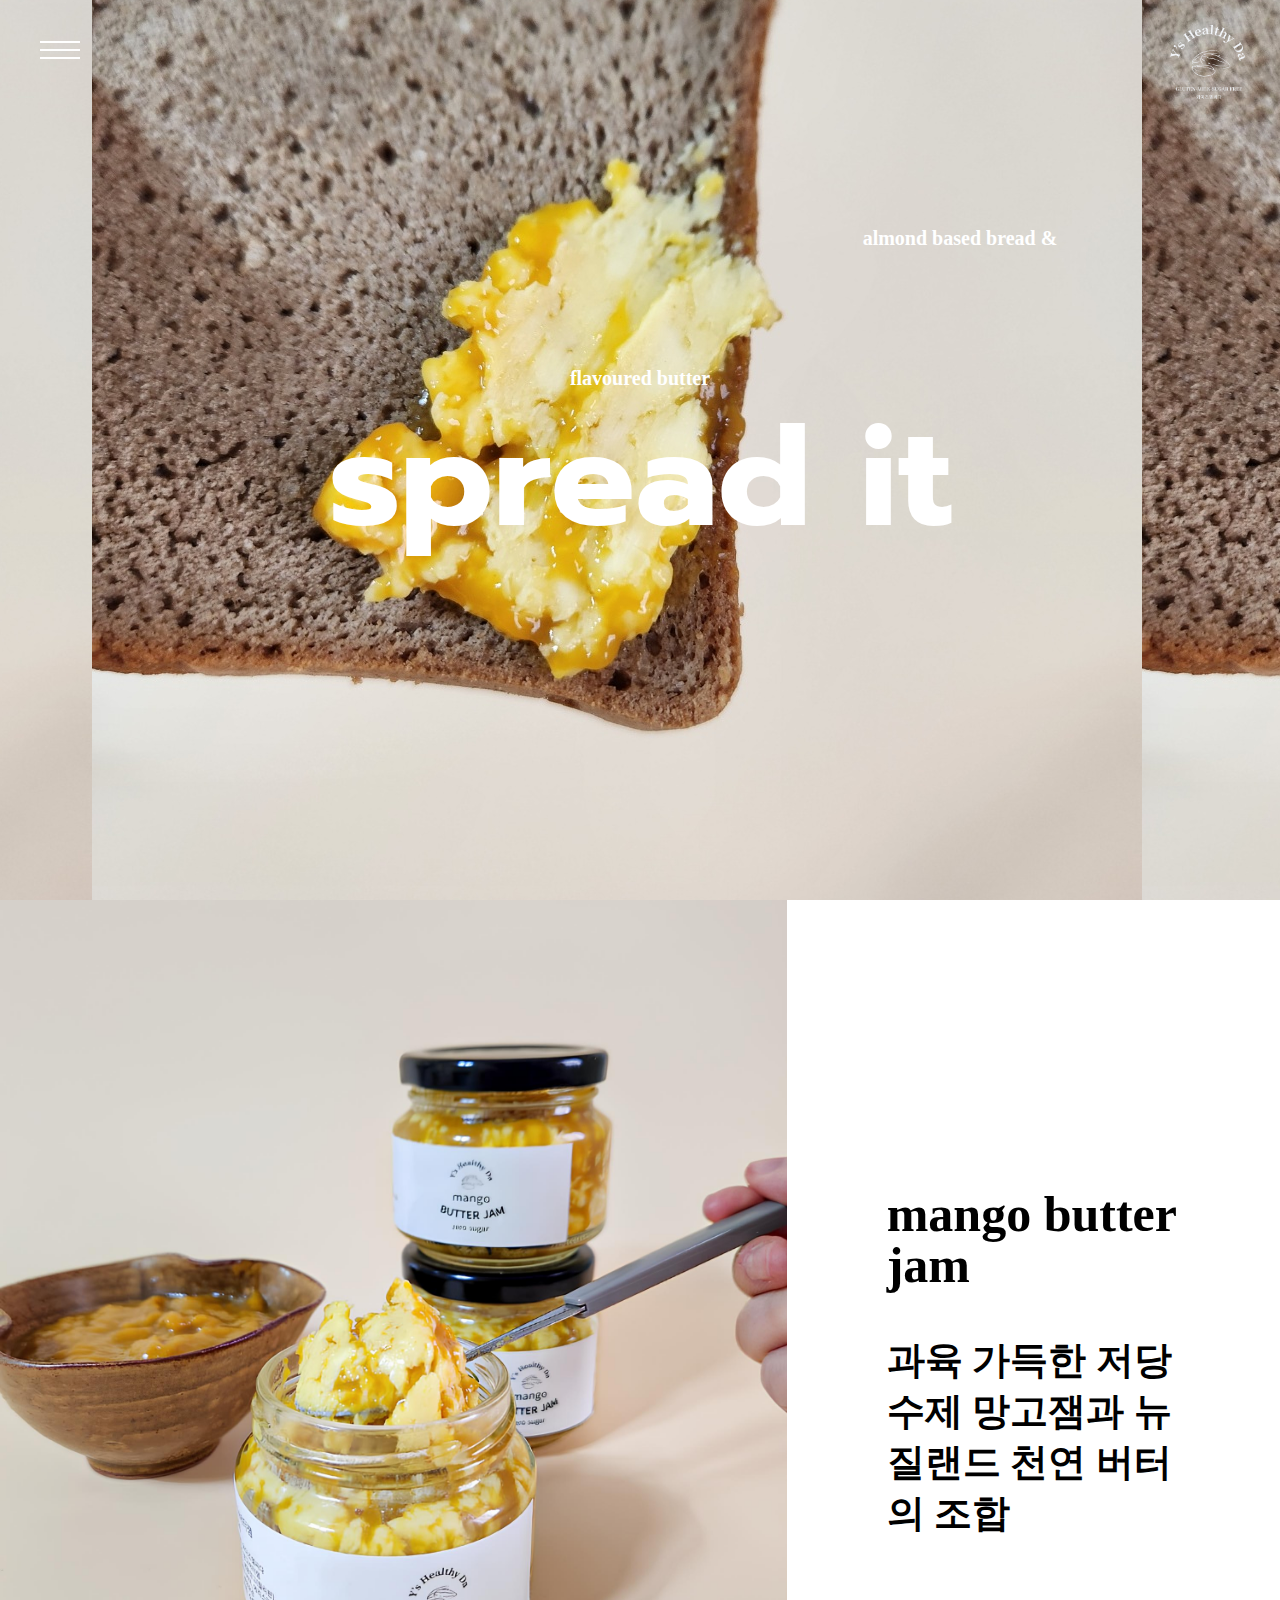
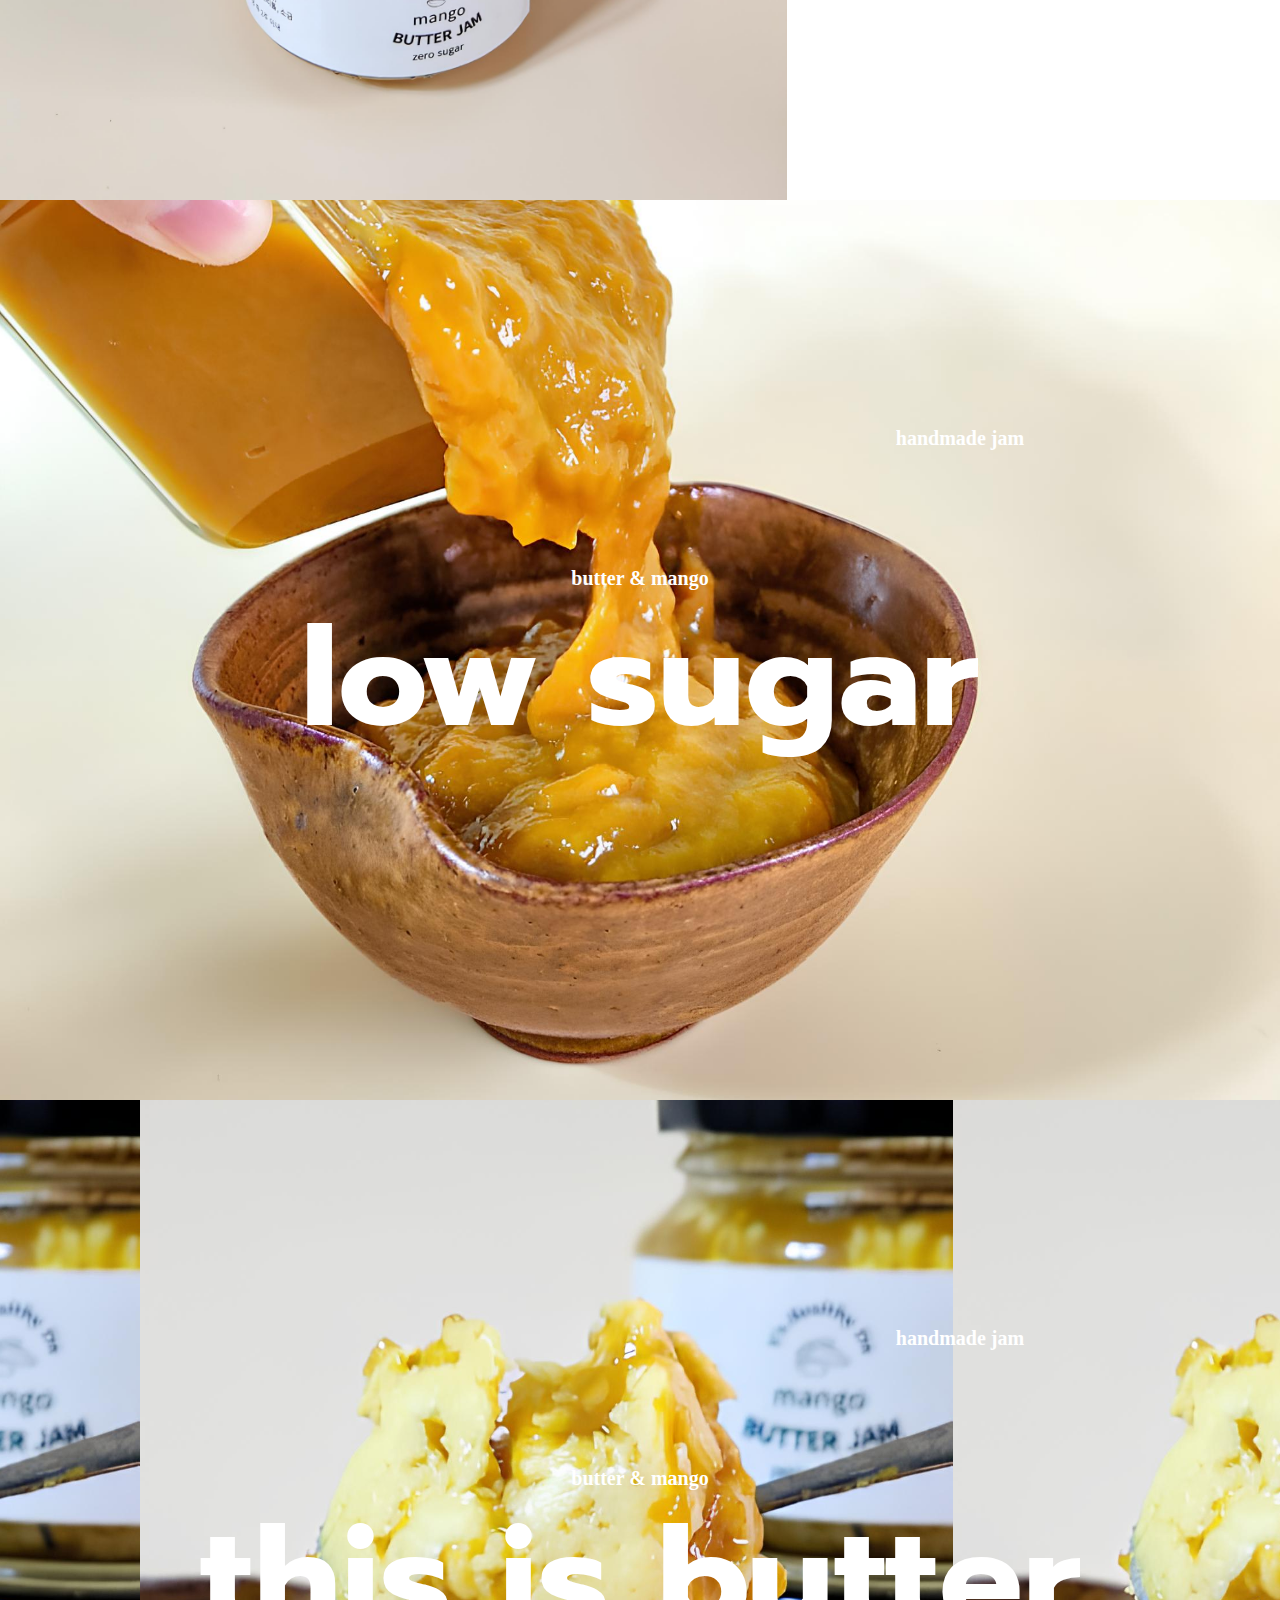
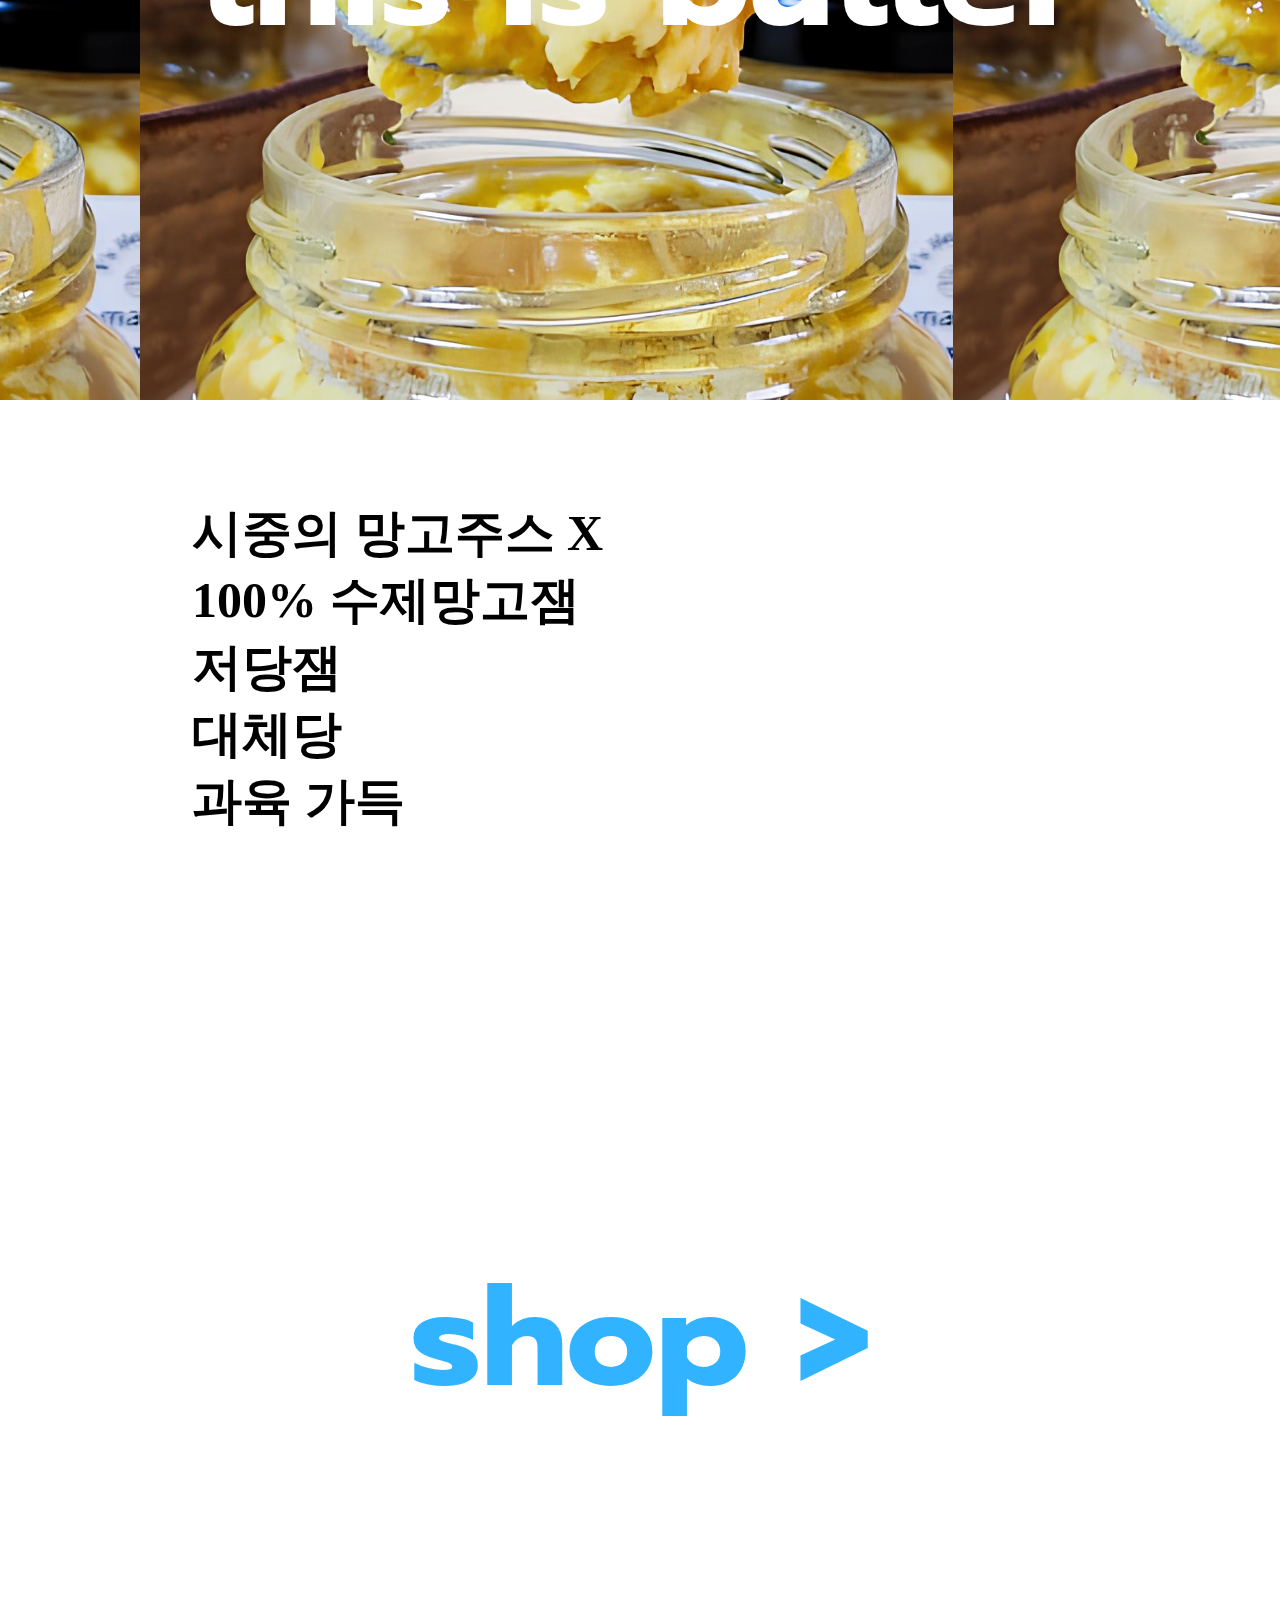
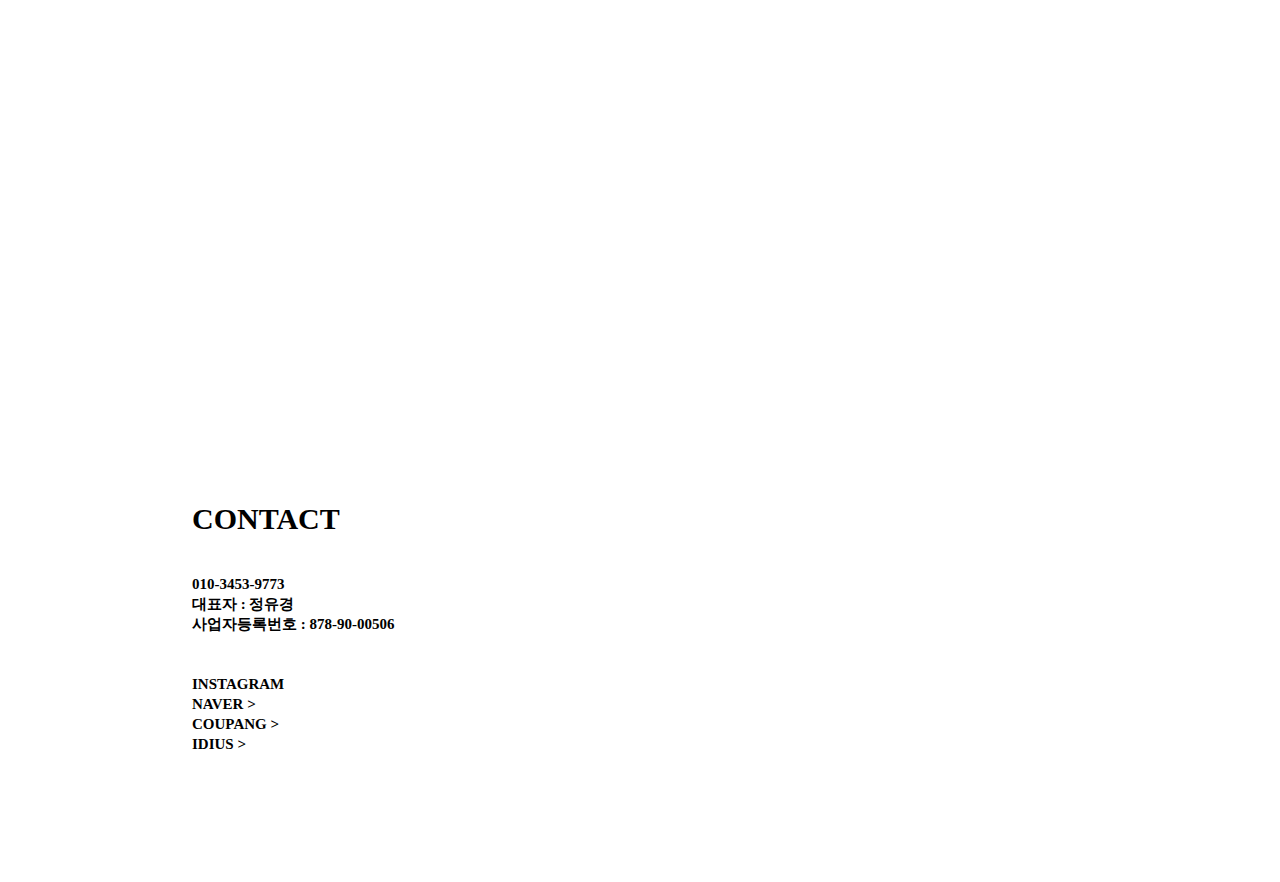
<file: page2.html>
<!DOCTYPE html>
<html lang="en">
<head>
    <meta charset="UTF-8">
    <meta name="viewport" content="width=device-width, initial-scale=1.0">
    <title>Document</title>
    <link rel="preconnect" href="https://fonts.googleapis.com">
    <link rel="preconnect" href="https://fonts.gstatic.com" crossorigin>
    <link href="https://fonts.googleapis.com/css2?family=Prompt:ital,wght@0,100;0,200;0,300;0,400;0,500;0,600;0,700;0,800;0,900;1,100;1,200;1,300;1,400;1,500;1,600;1,700;1,800;1,900&display=swap" rel="stylesheet">
</head>
<style>
    .wrapper{
  position: fixed;
  top: 0;
  /*left: -100%;*/
  left: -100%;
  height: 100%;
  width: 100%;
  background: #000;
  transition: all 0.6s ease-in-out;
}
#active:checked ~ .wrapper{
  /*left: 0;*/
  left:0;
}
.menu-btn{
  position:fixed;
  z-index: 2;
  left: 10px;
  /*left: 20px; */
  top: 25px;
  height: 50px;
  width: 100px;
  text-align: center;
  line-height: 50px;
  border-radius: 50%;
  font-size: 20px;
  cursor: pointer;
  transition: all 0.3s ease-in-out;
}
.menu-btn span,
.menu-btn:before,
.menu-btn:after{
	content: "";
	position: absolute;
	top: calc(50% - 1px);
	left: 30%;
	width: 40%;
	border-bottom: 2px solid #ffffff;
	transition: transform .6s cubic-bezier(0.215, 0.61, 0.355, 1);
}
.menu-btn:before{
  transform: translateY(-8px);
}
.menu-btn:after{
  transform: translateY(8px);
}


.close {
	z-index: 1;
	width: 100%;
	height: 100%;
	pointer-events: none;
	transition: background .6s;
}

/* closing animation */
#active:checked + .menu-btn span {
	transform: scaleX(0);
}
#active:checked + .menu-btn:before {
	transform: rotate(45deg);
  border-color: #fff;
}
#active:checked + .menu-btn:after {
	transform: rotate(-45deg);
  border-color: #fff;
}
.wrapper ul{
  position: absolute;
  top: 60%;
  left: 40%;
  height: 90%;
  transform: translate(-50%, -50%);
  list-style: none;
  text-align: center;
}
.wrapper ul li{
  height: 10%;
  margin: 15px 0;
}
.wrapper ul li a{
  font-family: prompt;
  text-decoration: none;
  font-size: 40px;
  font-weight: bolder;
  padding: 5px 30px;
  color: #0095ff;
  border-radius: 50px;
  position: absolute;
  line-height: 50px;
  margin: 5px 30px;
  opacity: 0;
  transition: all 0.3s ease;
  transition: transform .6s cubic-bezier(0.215, 0.61, 0.355, 1);
}
.wrapper ul li a:after{
  position: absolute;
  content: "";
  background: #fff;
  width: 100%;
  height: 100%;
  left: 0;
  top: 0;
  border-radius: 50px;
  transform: scaleY(0);
  z-index: -1;
  transition: transform 0.3s ease;
}
.wrapper ul li a:hover:after{
  transform: scaleY(1);
}
.wrapper ul li a:hover{
  color: #1a73e8;
}
input[type="checkbox"]{
  display: none;
}
#active:checked ~ .wrapper ul li a{
  opacity: 1;
}
.wrapper ul li a{
  transition: opacity 1.2s, transform 1.2s cubic-bezier(0.215, 0.61, 0.355, 1);
  transform: translateX(100px);
}
#active:checked ~ .wrapper ul li a{
	transform: none;
	transition-timing-function: ease, cubic-bezier(.1,1.3,.3,1); /* easeOutBackを緩めた感じ */
   transition-delay: .6s;
  transform: translateX(-100px);
}

    *{margin: 0; padding: 0; font-family: '';}
@media(max-width:5000px){
body{width: 100%; background-color: rgb(255, 255, 255); height: 100vh;}
section{height: 100vh; background-color: #ffffff;}
.yslogo {width: 85px; z-index: 1; position: fixed; cursor: pointer; right: 25px; top: 25px;}


#sec1{display: flex; @media(width<1000px){flex-direction: column; height: 100vh;}}
.slice1{width: 120%; margin-left: -6vw; margin-top: -4vw;}
.top{font-size: 38px; font-weight: bolder; padding-left: 100px; height: 50vh;@media(width<1000px){font-size: 20px;}}
SPAN{font-size: 50PX; line-height: 1; @media(width<1000px){font-size: 40px;}}
.left{ display: flex; align-items: center; justify-content: center; width: 50%;padding-right: 100px;  padding-top: 10vw;@media(width<700px){width: 1;}}
.img-container{width: 100%; background-image: url(spread.jpg);height: 100vh;background-size: c; background-position: 40%;background-position-y: 70%;}
.img-container2{width: 100%; background-image: url(pour.jpg);height: 100vh;background-size: cover; background-position: 30%;}
.img-container3{width: 50%; background-image: url(maan.jpg);height: 100vh;background-size: cover; background-position: 30%;@media(width<1400px){width: 100%;}}
.img-container5{width: 100%; background-image: url(mango2\ \(1\).jpg);height: 100vh;background-size:contain; background-position: 30%;}
.pt{font-family: prompt; font-size: 140px; font-weight: bolder; padding-top: 10vw; text-align: center; color: #ffffff; line-height: 1; @media(width<1200px){font-size: 70px; padding-top: 30vw;} @media(width<700px){font-size: 70px; padding-top: 50vw;}}
.pt span{font-size: 20px; color: #ffffff; margin-left: 50vw;}
.pt a{font-family: prompt; text-decoration: none; color: rgb(49, 179, 255);}
#sec4{height: 30vw;  @media(width<1300px){height: 50vw;} @media(width<800px){height: 80vw;} background-color: #ffffff; padding-left: 15vw; padding-top: 100px;}
.midtext{color: #000000; font-size: 50px; font-weight: bolder;@media(width<500px){font-size: 30px;}}
.con{width: 41%; height: 70%; overflow: hidden;}
.flex{display: flex; height: 100vh; justify-content: space-between; padding-left: 5vw;padding-right: 5vw;@media(width<1400px){flex-direction: column;}}
.column{display: flex;}
.examples{font-size: 40px; font-weight: bolder; padding-bottom: 10vw; padding-left: 10vw; padding-top: 10vw;}
#sec3{background-color: #74c0ff;}
.pt2{text-align: center; width: 50%; font-size: 140px; font-weight: bolder; color: #3490dc; @media(width<1400px){font-size: 100px;}}
.shoplist{width: 50%;}
.shops{box-sizing: border-box;font-size: 80px; background-color: #ffffff00; text-align: center; line-height: 100px;@media(width<1700px){font-size: 60px;}}
footer a{text-decoration: none; color: #000000;}footer a:hover{color: #000000;} footer a:active{color: #000000;}
footer{background-color: #ffffff;padding-bottom: 10vw; display: flex; justify-content: space-between;@media(width<1400px){flex-direction: column;}}
.foot{padding-left: 15vw; line-height: 20px; font-size: 15px;font-weight: bolder; padding-top: 5vw;}
.foot span{font-size: 30px;}
.foot a{text-decoration: none;}
}
</style>
<body>
    <section id="sec2">
        <input type="checkbox" id="active">
        <label for="active" class="menu-btn"><span></span></label>
        <label for="active" class="close"></label>
        <div class="wrapper">
          <ul>
    <li><a href="index.html">Home</a></li>
    <li><a href="page1.html">sandwich</a></li>
    <li><a href="page2.html">butter</a></li>
    <li><a href="page3.html">dessert</a></li>
    </ul>
    </div>
        <a href="index.html"><img src="logo.svg" class="yslogo"></div></a>
       
        <div class="img-container">
            <div class="pt"><span>almond based bread &<br>flavoured butter</span><br>spread it</div>
        </div>
    </section>
    
    <section id="sec1">
        <div class="img-container3"></div>
        <div class="left">
            <div class="top"><SPAN>mango butter jam</SPAN><BR><BR>과육 가득한 저당 수제 망고잼과 뉴질랜드 천연 버터의 조합</div>
        </div>
    </section>

    <section id="sec2">
        <div class="img-container2">
            <div class="pt"><span>handmade jam<br>butter & mango</span><br>low sugar</div>
        </div>
    </section>
    
    <section id="sec2">
      <div class="img-container5">
          <div class="pt"><span>handmade jam<br>butter & mango</span><br>this is butter</div>
      </div>
  </section>
    <section id="sec4">
        <div class="midtext">시중의 망고주스 X<br>100% 수제망고잼 <Br> 저당잼<br>대체당<br>과육 가득</div>
    </section>

    <section id="sec2">
      <div class="img-container4">
          <div class="pt"><a href="https://smartstore.naver.com/yshealthyda/products/10131125649"> shop ></a></div>
      </div>
  </section>

  <footer>
    <div class="foot">
        <span>CONTACT</span>
    <br><br><br> 010-3453-9773<br>대표자 : 정유경<br>사업자등록번호 : 878-90-00506<br><br><br>
    <a href="https://www.instagram.com/yshealthyda/"> INSTAGRAM</a><br><a href="https://smartstore.naver.com/yshealthyda" style="color: #000000;">  NAVER ></a><br><a href="https://shop.coupang.com/vidv1/A00221889?source=brandstore_sdp_atf&platform=p&locale=ko_KR" style="color: #000000;"> COUPANG ></a><br><a href="https://www.idus.com/v2/search?utm_source=naver_sa&utm_medium=pc&utm_campaign=A.02_%EC%9E%91%EA%B0%80%EB%AA%85_PC&utm_content=%EC%8B%9D%ED%92%882_PC&utm_term=%EC%99%80%EC%9D%B4%EC%A6%88%ED%97%AC%EC%94%A8%EB%8B%A4&n_media=27758&n_query=%EC%99%80%EC%9D%B4%EC%A6%88%ED%97%AC%EC%94%A8%EB%8B%A4&n_rank=2&n_ad_group=grp-a001-01-000000028971567&n_ad=nad-a001-01-000000205070910&n_keyword_id=nkw-a001-01-000004765353491&n_keyword=%EC%99%80%EC%9D%B4%EC%A6%88%ED%97%AC%EC%94%A8%EB%8B%A4&n_campaign_type=1&n_ad_group_type=1&n_match=1&NaPm=ct=lu6ts6nc|ci=0yi0002nju5A4xpw9eW3|tr=sa|hk=301992188cce11390aa799c459fe3dfd45af643f&keyword=%EC%99%80%EC%9D%B4%EC%A6%88%ED%97%AC%EC%94%A8%EB%8B%A4"style="color: #000;"> IDIUS ></a>
    </div>
</footer>
    
</body>
</html>
</file>
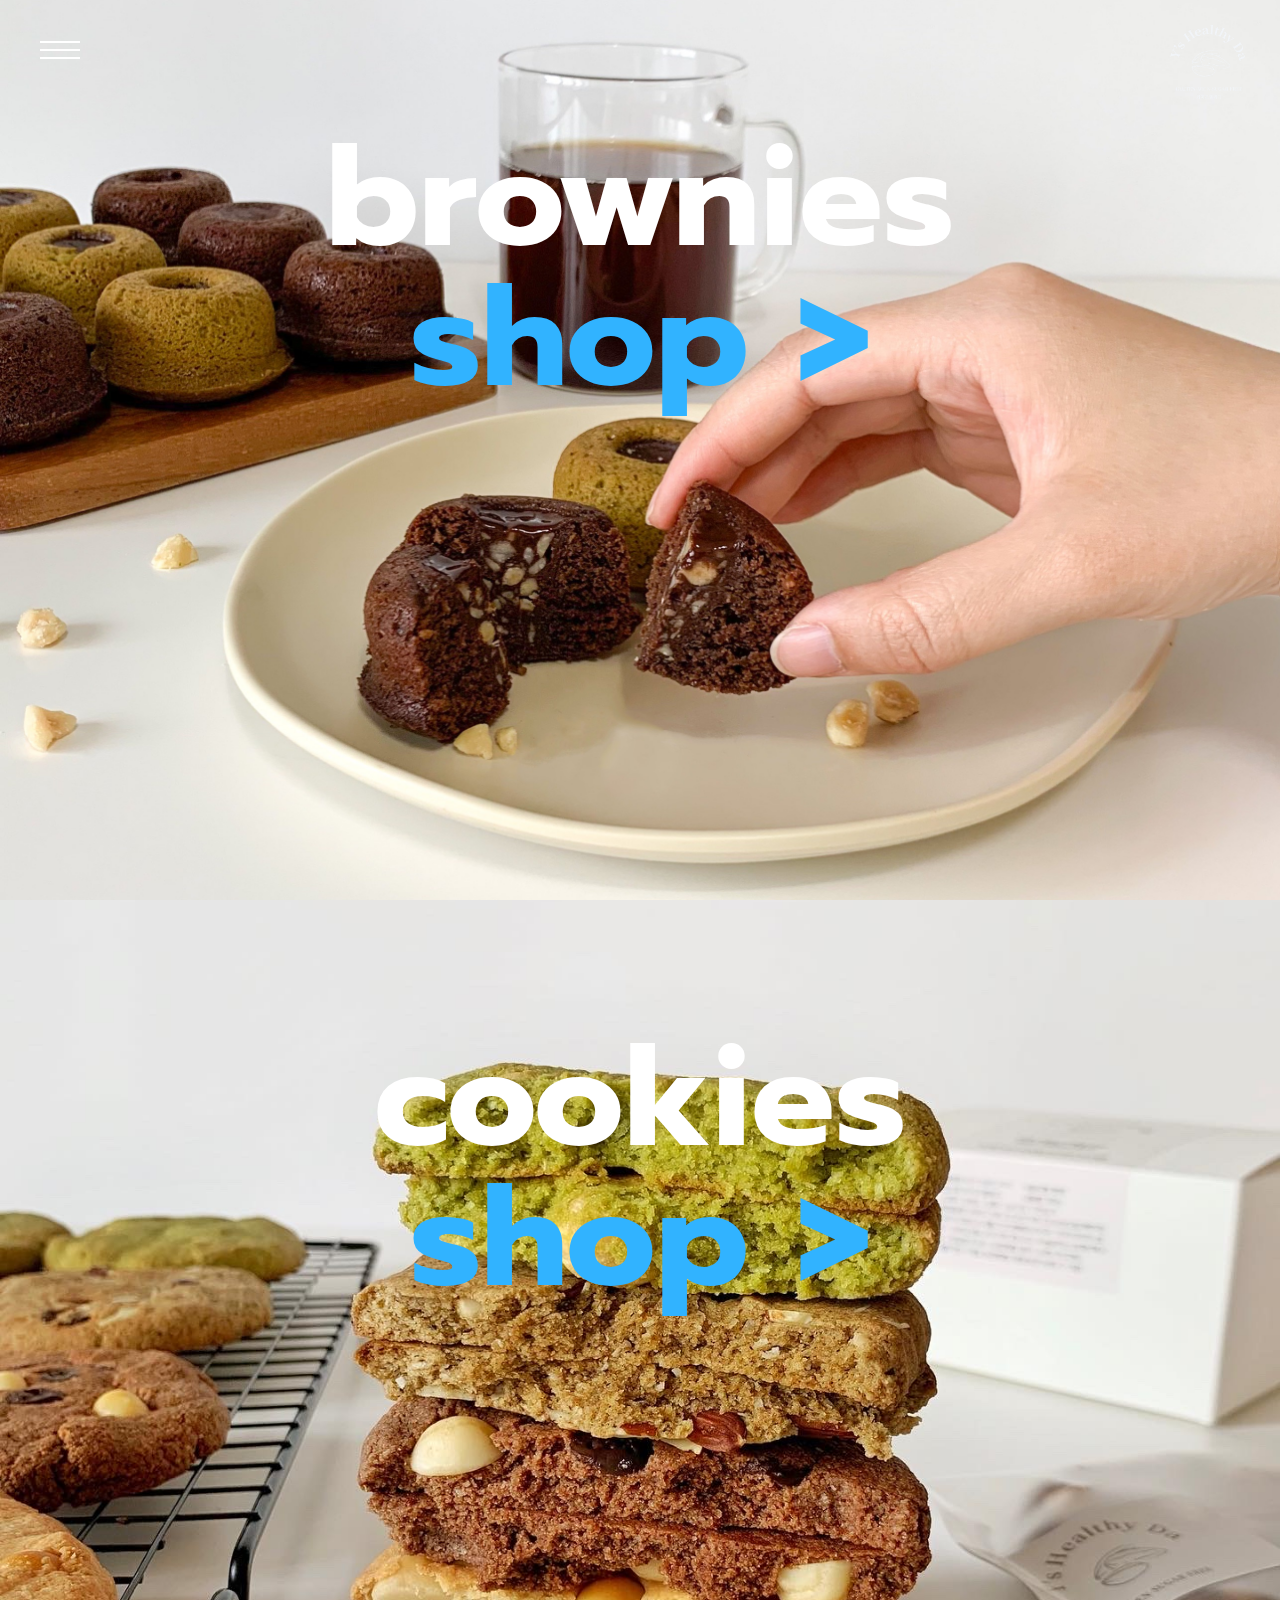
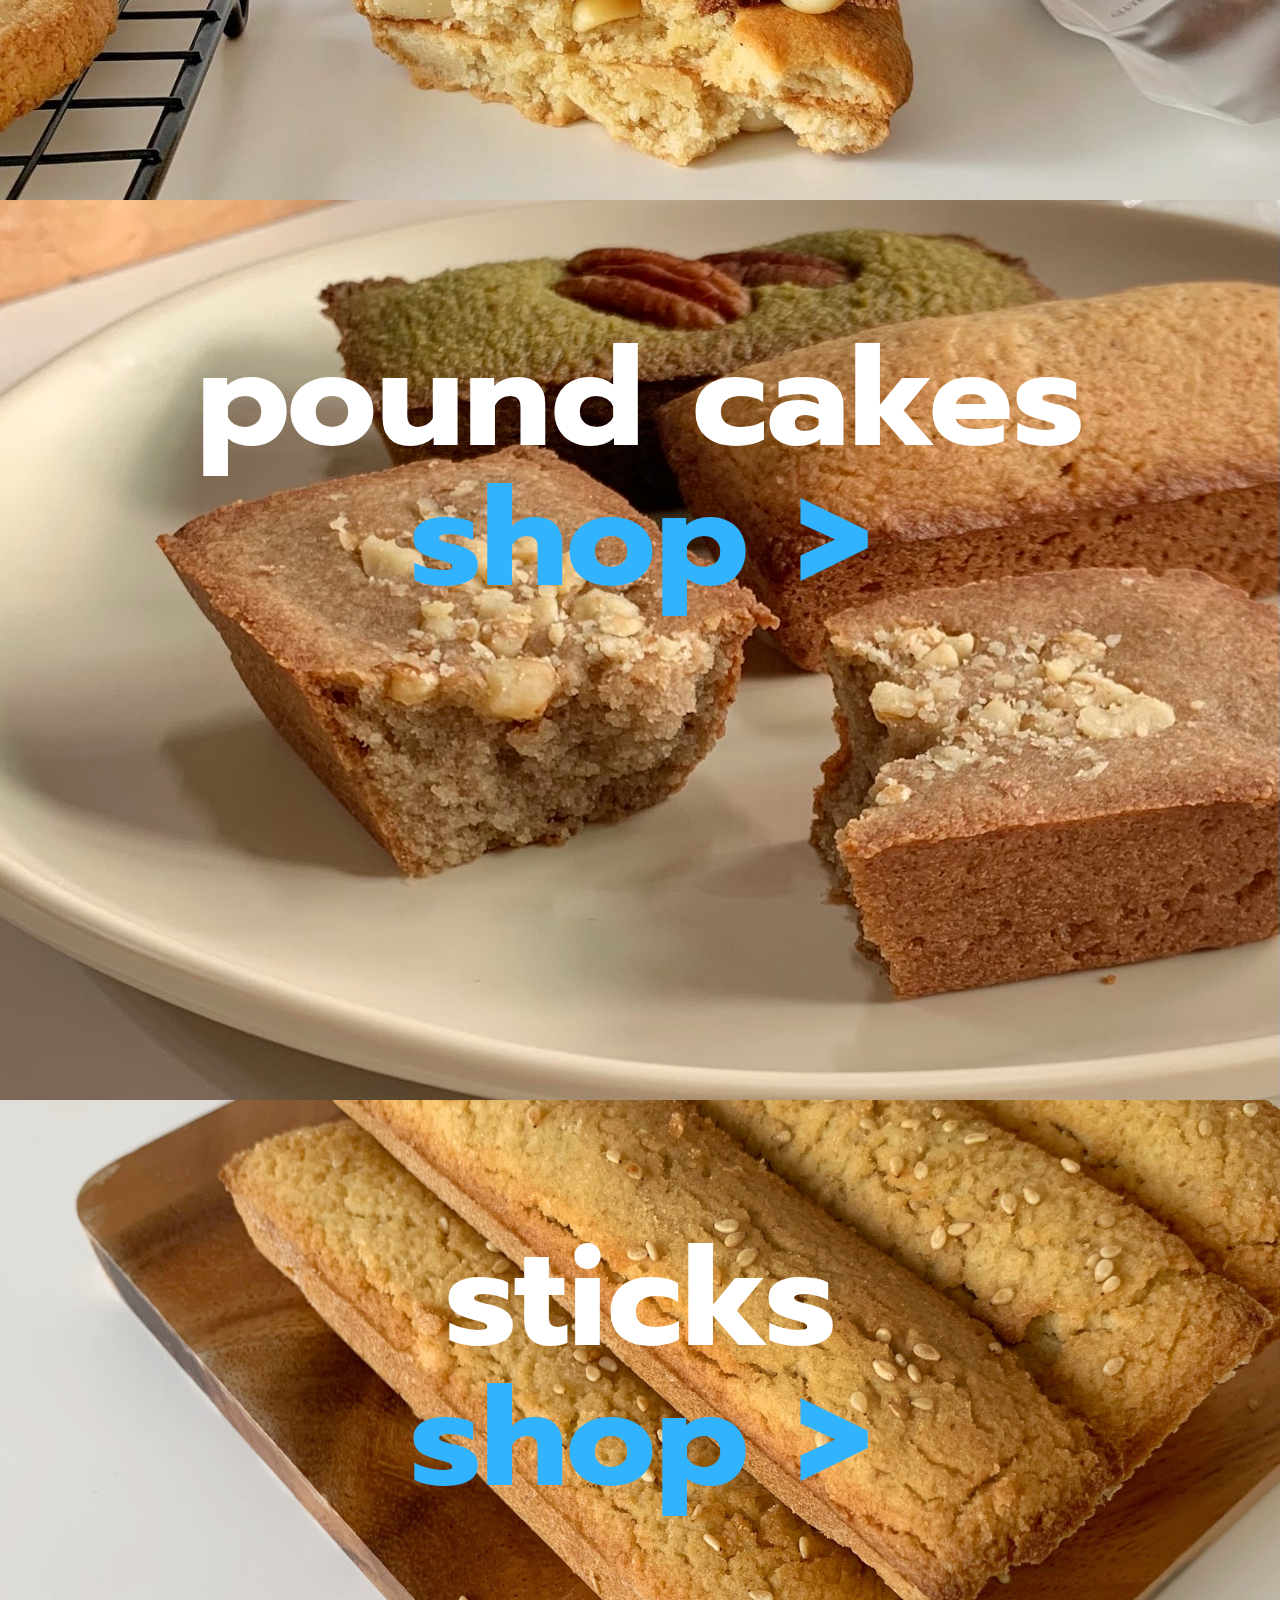
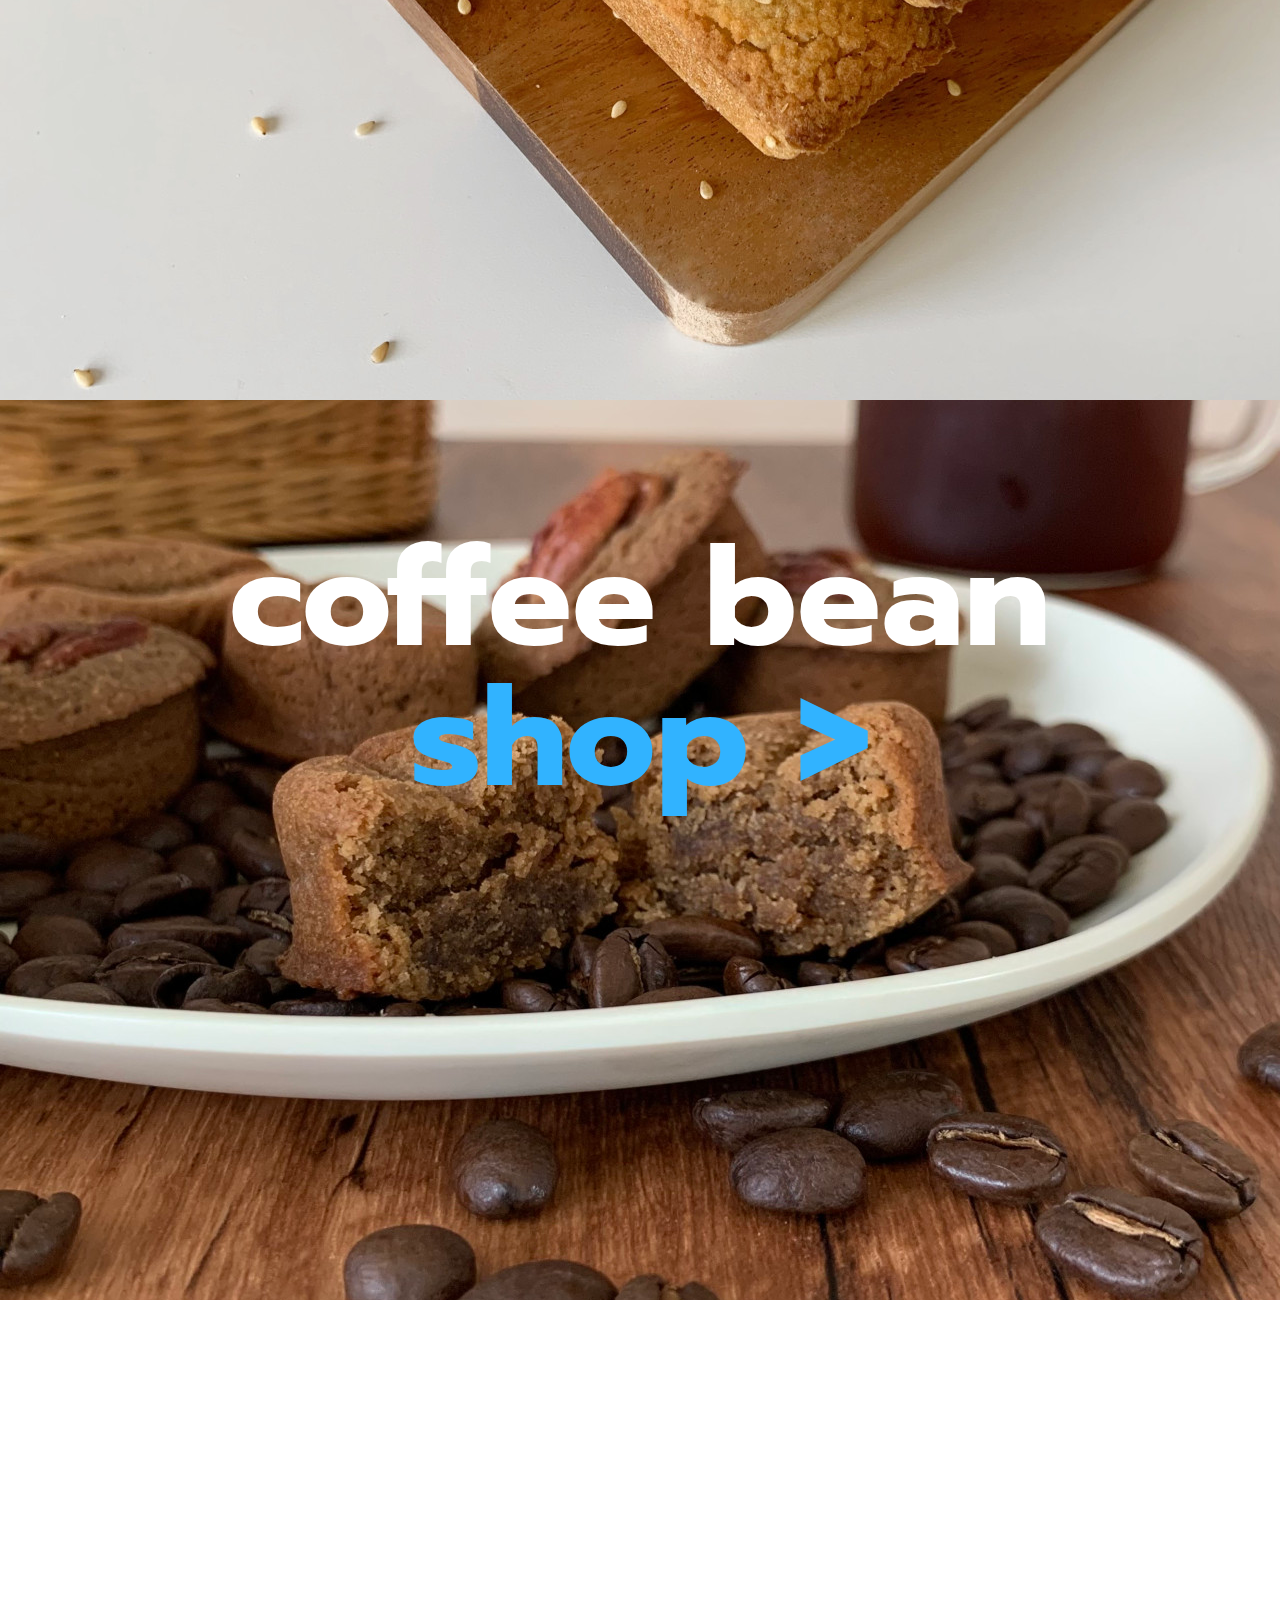
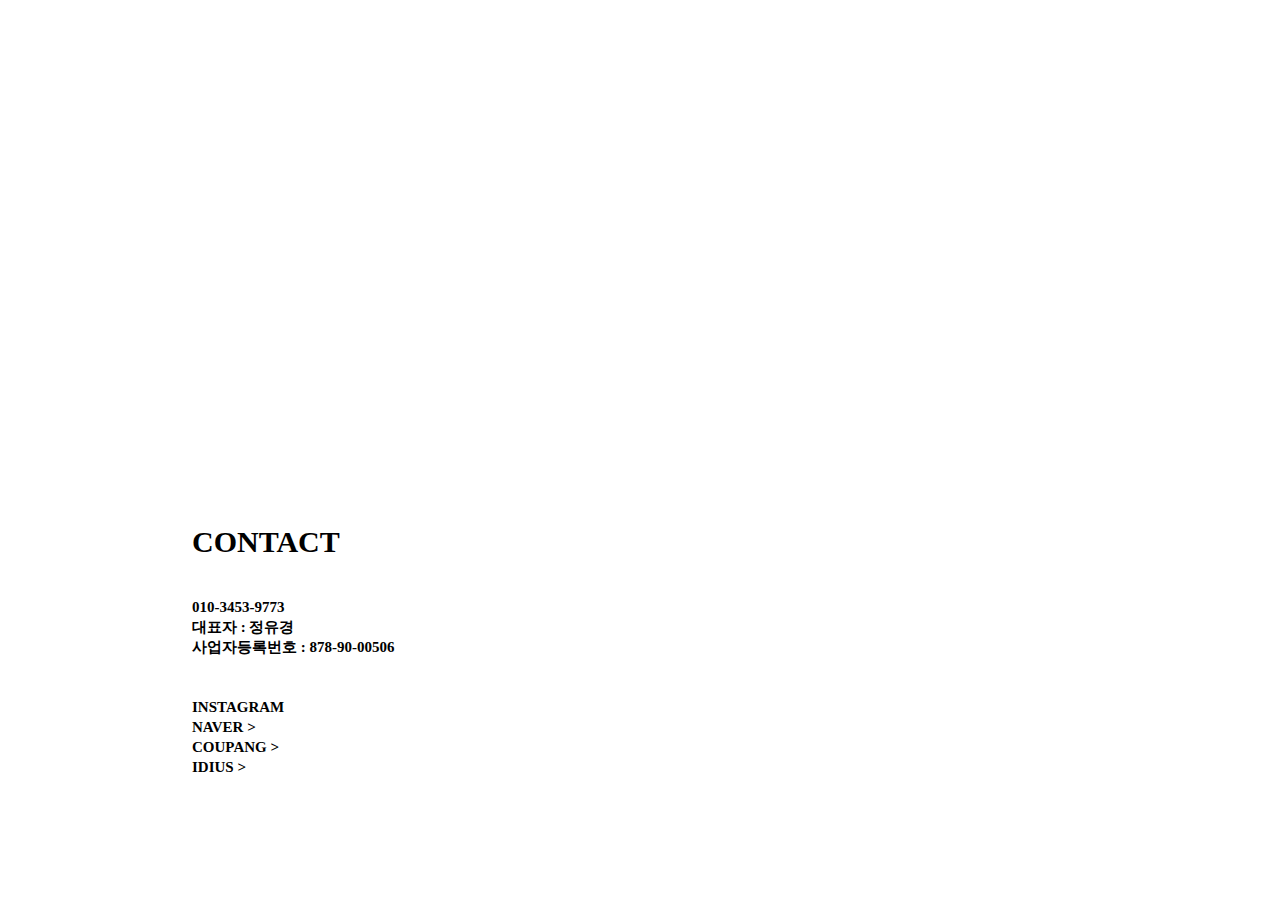
<file: page3.html>
<!DOCTYPE html>
<html lang="en">
<head>
    <meta charset="UTF-8">
    <meta name="viewport" content="width=device-width, initial-scale=1.0">
    <title>Document</title>
    <link rel="preconnect" href="https://fonts.googleapis.com">
    <link rel="preconnect" href="https://fonts.gstatic.com" crossorigin>
    <link href="https://fonts.googleapis.com/css2?family=Prompt:ital,wght@0,100;0,200;0,300;0,400;0,500;0,600;0,700;0,800;0,900;1,100;1,200;1,300;1,400;1,500;1,600;1,700;1,800;1,900&display=swap" rel="stylesheet">
</head>
<style>
    .wrapper{
  position: fixed;
  top: 0;
  /*left: -100%;*/
  left: -100%;
  height: 100%;
  width: 100%;
  background: #000;
  transition: all 0.6s ease-in-out;
}
#active:checked ~ .wrapper{
  /*left: 0;*/
  left:0;
}
.menu-btn{
  position:fixed;
  z-index: 2;
  left: 10px;
  /*left: 20px; */
  top: 25px;
  height: 50px;
  width: 100px;
  text-align: center;
  line-height: 50px;
  border-radius: 50%;
  font-size: 20px;
  cursor: pointer;
  transition: all 0.3s ease-in-out;
}
.menu-btn span,
.menu-btn:before,
.menu-btn:after{
	content: "";
	position: absolute;
	top: calc(50% - 1px);
	left: 30%;
	width: 40%;
	border-bottom: 2px solid #ffffff;
	transition: transform .6s cubic-bezier(0.215, 0.61, 0.355, 1);
}
.menu-btn:before{
  transform: translateY(-8px);
}
.menu-btn:after{
  transform: translateY(8px);
}


.close {
	z-index: 1;
	width: 100%;
	height: 100%;
	pointer-events: none;
	transition: background .6s;
}

/* closing animation */
#active:checked + .menu-btn span {
	transform: scaleX(0);
}
#active:checked + .menu-btn:before {
	transform: rotate(45deg);
  border-color: #fff;
}
#active:checked + .menu-btn:after {
	transform: rotate(-45deg);
  border-color: #fff;
}
.wrapper ul{
  position: absolute;
  top: 60%;
  left: 40%;
  height: 90%;
  transform: translate(-50%, -50%);
  list-style: none;
  text-align: center;
}
.wrapper ul li{
  height: 10%;
  margin: 15px 0;
}
.wrapper ul li a{
  font-family: prompt;
  text-decoration: none;
  font-size: 40px;
  font-weight: bolder;
  padding: 5px 30px;
  color: #0095ff;
  border-radius: 50px;
  position: absolute;
  line-height: 50px;
  margin: 5px 30px;
  opacity: 0;
  transition: all 0.3s ease;
  transition: transform .6s cubic-bezier(0.215, 0.61, 0.355, 1);
}
.wrapper ul li a:after{
  position: absolute;
  content: "";
  background: #fff;
  width: 100%;
  height: 100%;
  left: 0;
  top: 0;
  border-radius: 50px;
  transform: scaleY(0);
  z-index: -1;
  transition: transform 0.3s ease;
}
.wrapper ul li a:hover:after{
  transform: scaleY(1);
}
.wrapper ul li a:hover{
  color: #1a73e8;
}
input[type="checkbox"]{
  display: none;
}
#active:checked ~ .wrapper ul li a{
  opacity: 1;
}
.wrapper ul li a{
  transition: opacity 1.2s, transform 1.2s cubic-bezier(0.215, 0.61, 0.355, 1);
  transform: translateX(100px);
}
#active:checked ~ .wrapper ul li a{
	transform: none;
	transition-timing-function: ease, cubic-bezier(.1,1.3,.3,1); /* easeOutBackを緩めた感じ */
   transition-delay: .6s;
  transform: translateX(-100px);
}

    *{margin: 0; padding: 0; font-family: '';}
@media(max-width:5000px){
body{width: 100%; background-color: rgb(255, 255, 255); height: 100vh;}
section{height: 100vh; background-color: #ffffff;}
.yslogo {width: 85px; z-index: 1; position: fixed; cursor: pointer; right: 25px; top: 25px;}


#sec1{display: flex; @media(width<1000px){flex-direction: column; height: 100vh;}}
.slice1{width: 120%; margin-left: -6vw; margin-top: -4vw;}
.top{font-size: 38px; font-weight: bolder; padding-left: 100px; height: 50vh;@media(width<1000px){font-size: 29px;}}
SPAN{font-size: 50PX;@media(width<1000px){font-size: 55px;}}
.left{ display: flex; align-items: center; justify-content: center; width: 50%;padding-right: 100px;  padding-top: 10vw;@media(width<700px){width: 1;}}
.img-container{width: 100%; background-image: url(hand.jpg);height: 100vh;background-size: cover; background-position: 30%;}
.img-container2{width: 100%; background-image: url(ys4.jpg);height: 100vh;background-size: cover; background-position: 30%;}
.img-container4{width: 100%; background-image: url(hihi.jpg);height: 100vh;background-size: cover; background-position: 30%;}
.img-container5{width: 100%; background-image: url(CHAM.jpg);height: 100vh;background-size: cover; background-position: 30%;}
.img-container6{width: 100%; background-image: url(COF.jpg);height: 100vh;background-size: cover; background-position: 30%;}
.pt{font-family: prompt; font-size: 140px; font-weight: bolder; padding-top: 10vw; text-align: center; color: #ffffff; line-height: 1; @media(width<1200px){font-size: 70px; padding-top: 40vw;} @media(width<700px){font-size: 70px; padding-top: 70vw;} }
.pt span{font-size: 20px; color: #ffffff; margin-left: 50vw;}
.pt a{font-family: prompt; text-decoration: none; color: rgb(49, 179, 255);}
#sec4{height: 500px; background-color: #ffffff; padding-left: 15vw; padding-top: 100px;}
.midtext{color: #000000; font-size: 50px; font-weight: bolder;@media(width<500px){font-size: 40px;}}
.con{width: 41%; height: 70%; overflow: hidden;}
.flex{display: flex; height: 100vh; justify-content: space-between; padding-left: 5vw;padding-right: 5vw;@media(width<1400px){flex-direction: column;}}
.column{display: flex;}
.examples{font-size: 40px; font-weight: bolder; padding-bottom: 10vw; padding-left: 10vw; padding-top: 10vw;}
#sec3{background-color: #74c0ff;}
.pt2{text-align: center; width: 50%; font-size: 140px; font-weight: bolder; color: #3490dc; @media(width<1400px){font-size: 100px;}}
.shoplist{width: 50%;}
.shops{box-sizing: border-box;font-size: 80px; background-color: #ffffff00; text-align: center; line-height: 100px;@media(width<1700px){font-size: 60px;}}
footer a{text-decoration: none; color: #000000;}footer a:hover{color: #000000;} footer a:active{color: #000000;}
footer{background-color: #ffffff;padding-bottom: 10vw; display: flex; justify-content: space-between;@media(width<1400px){flex-direction: column;}}
.foot{padding-left: 15vw; line-height: 20px; font-size: 15px;font-weight: bolder; padding-top: 65vw;}
.foot span{font-size: 30px;}
}
</style>
<body>
    <section id="sec2">
        <input type="checkbox" id="active">
        <label for="active" class="menu-btn"><span></span></label>
        <label for="active" class="close"></label>
        <div class="wrapper">
          <ul>
            <li><a href="index.html">Home</a></li>
            <li><a href="page1.html">sandwich</a></li>
            <li><a href="page2.html">butter</a></li>
            <li><a href="page3.html">dessert</a></li>
    </ul>
    </div>
        <a href="index.html"><img src="logo.svg" class="yslogo"></div></a>
        
        <div class="img-container">
            <div class="pt">brownies<br><a href="https://smartstore.naver.com/yshealthyda/products/6541225216">shop ></a></div>
        </div>
    </section>
     <section id="sec2">
      <div class="img-container2">
          <div class="pt">cookies<br><a href="https://smartstore.naver.com/yshealthyda/products/5756128389">shop ></a> </div>
      </div>
  </section>
 
  <section id="sec2">
    <div class="img-container4">
        <div class="pt">pound cakes<br><a href="https://smartstore.naver.com/yshealthyda/products/5597168151">shop ></a></div>
    </div>
</section>
<section id="sec2">
  <div class="img-container5">
      <div class="pt">sticks<br><a href="https://smartstore.naver.com/yshealthyda/products/5043510612">shop ></a></div>
  </div>
</section>
<section id="sec2">
  <div class="img-container6">
      <div class="pt">coffee bean<br><a href="https://smartstore.naver.com/yshealthyda/products/5069233107">shop ></a></div>
  </div>
</section>


<footer>
    <div class="foot">
        <span>CONTACT</span>
    <br><br><br> 010-3453-9773<br>대표자 : 정유경<br>사업자등록번호 : 878-90-00506<br><br><br>
    <a href="https://www.instagram.com/yshealthyda/"> INSTAGRAM</a><br><a href="https://smartstore.naver.com/yshealthyda" style="color: #000000;">  NAVER ></a><br><a href="https://shop.coupang.com/vidv1/A00221889?source=brandstore_sdp_atf&platform=p&locale=ko_KR" style="color: #000000;"> COUPANG ></a><br><a href="https://www.idus.com/v2/search?utm_source=naver_sa&utm_medium=pc&utm_campaign=A.02_%EC%9E%91%EA%B0%80%EB%AA%85_PC&utm_content=%EC%8B%9D%ED%92%882_PC&utm_term=%EC%99%80%EC%9D%B4%EC%A6%88%ED%97%AC%EC%94%A8%EB%8B%A4&n_media=27758&n_query=%EC%99%80%EC%9D%B4%EC%A6%88%ED%97%AC%EC%94%A8%EB%8B%A4&n_rank=2&n_ad_group=grp-a001-01-000000028971567&n_ad=nad-a001-01-000000205070910&n_keyword_id=nkw-a001-01-000004765353491&n_keyword=%EC%99%80%EC%9D%B4%EC%A6%88%ED%97%AC%EC%94%A8%EB%8B%A4&n_campaign_type=1&n_ad_group_type=1&n_match=1&NaPm=ct=lu6ts6nc|ci=0yi0002nju5A4xpw9eW3|tr=sa|hk=301992188cce11390aa799c459fe3dfd45af643f&keyword=%EC%99%80%EC%9D%B4%EC%A6%88%ED%97%AC%EC%94%A8%EB%8B%A4"style="color: #000;"> IDIUS ></a>
    </div>
</footer>
    
</body>
</html>
</file>
